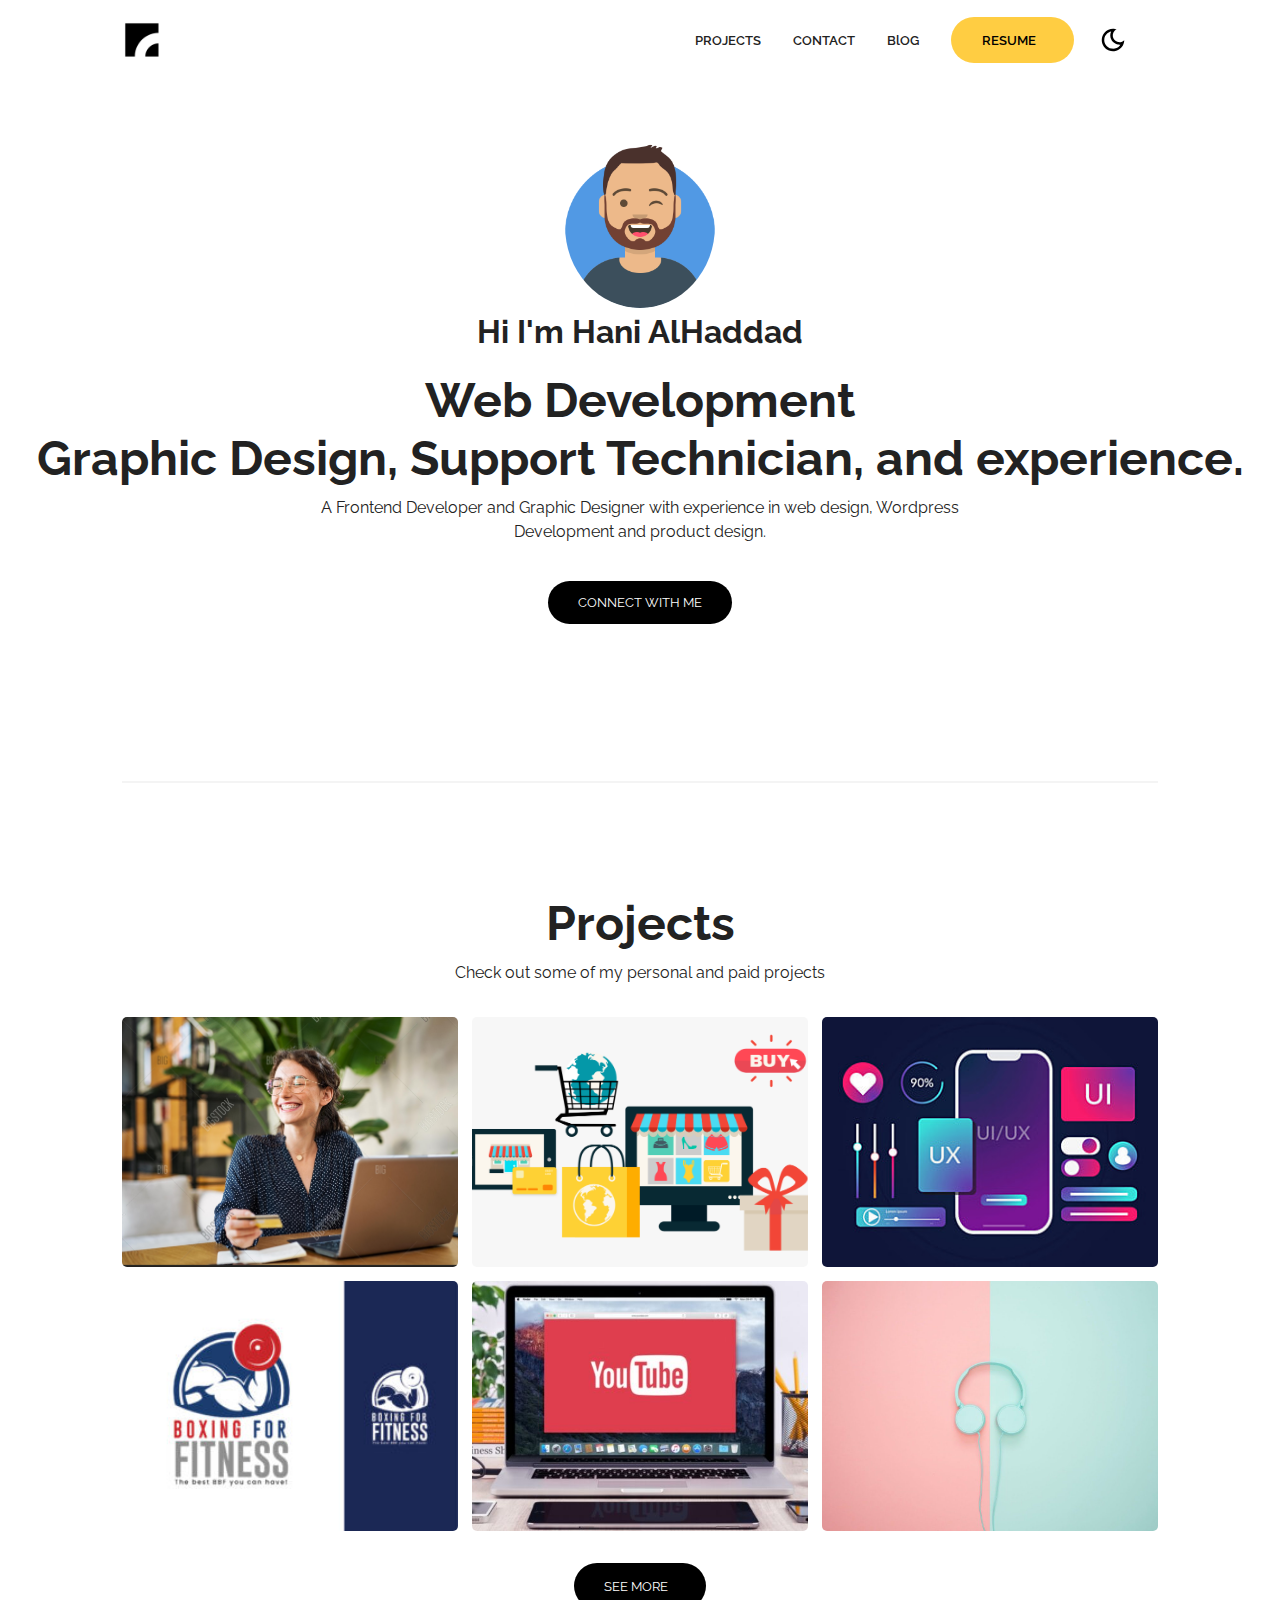
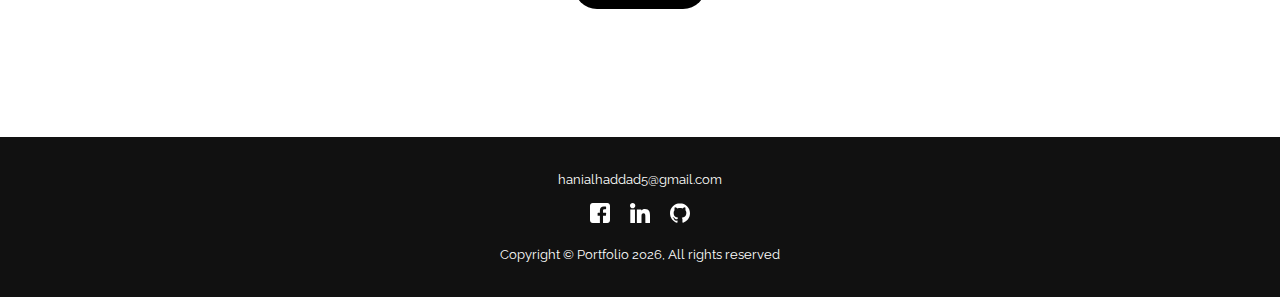
<file: portfolio-html-main/src/index.html>
<!DOCTYPE html>
<html lang="en">
  <head>
    <meta charset="UTF-8" />
    <meta http-equiv="X-UA-Compatible" content="IE=edge" />
    <meta name="viewport" content="width=device-width, initial-scale=1.0" />
    <!-- Primary Meta Tags -->
    <title>Portfolio Template - Open source</title>
    <meta name="title" content="Portfolio Template - Open source" />
    <meta
      name="description"
      content="Build or customize your portfolio website using this super easy template. Free to use if you are a member of the community or a contributor to this project"
    />

    <!-- Open Graph / Facebook -->
    <meta property="og:type" content="website" />
    <meta
      property="og:url"
      content="https://github.com/CommunityPro/portfolio-html"
    />
    <meta property="og:title" content="Portfolio Template - Open source" />
    <meta
      property="og:description"
      content="Build or customize your portfolio website using this super easy template. Free to use if you are a member of the community or a contributor to this project"
    />
    <meta
      property="og:image"
      content="https://user-images.githubusercontent.com/62628408/150613011-b78a7f5a-0af1-4312-aab0-0022e7258693.png"
    />

    <!-- Twitter -->
    <meta property="twitter:card" content="summary_large_image" />
    <meta
      property="twitter:url"
      content="https://github.com/CommunityPro/portfolio-html"
    />
    <meta property="twitter:title" content="Portfolio Template - Open source" />
    <meta
      property="twitter:description"
      content="Build or customize your portfolio website using this super easy template. Free to use if you are a member of the community or a contributor to this project"
    />
    <meta
      property="twitter:image"
      content="https://user-images.githubusercontent.com/62628408/150613011-b78a7f5a-0af1-4312-aab0-0022e7258693.png"
    />

    <!-- Link -->
    <link
      rel="apple-touch-icon"
      sizes="180x180"
      href="assets/favicon/apple-touch-icon.png"
    />
    <link
      rel="icon"
      type="image/png"
      sizes="16x16"
      href="/assets/favicon/favicon-16x16.png"
    />
    <link
      rel="icon"
      type="image/png"
      sizes="32x32"
      href="assets/favicon/favicon-32x32.png"
    />
    <link
      rel="icon"
      type="image/png"
      sizes="192x192"
      href="assets/favicon/android-chrome-192x192.png"
    />
    <link
      rel="icon"
      type="image/png"
      sizes="512x512"
      href="assets/favicon/android-chrome-512x512.png"
    />
    <link rel="icon" type="image/x-icon" href="assets/favicon/favicon.ico" />
    <link rel="manifest" href="assets/favicon/site.webmanifest" />
    <link
      rel="stylesheet"
      href="https://use.fontawesome.com/releases/v5.15.4/css/all.css"
      integrity="sha384-DyZ88mC6Up2uqS4h/KRgHuoeGwBcD4Ng9SiP4dIRy0EXTlnuz47vAwmeGwVChigm"
      crossorigin="anonymous"
    />
    <link rel="stylesheet" href="css/style.css" />
    <link rel="stylesheet" href="css/utilities.css" />
  </head>
  <body>
    <header id="hero">
      <!-- Navbar -->
      <nav class="navbar">
        <div class="container">
          <!-- Logo -->
          <h1 id="logo">
            <a href="#"
              ><img src="./assets/logo.png" alt="Your Logo"
            /></a>
          </h1>
          <!-- Navbar links -->
          <ul class="nav-menu">
            <li><a class="nav-link" href="#projects">PROJECTS</a></li>
            <li><a class="nav-link" href="https://wa.me/qr/6SHOHV463MR7M1">CONTACT</a></li>
            <li><a class="nav-link" href="#">BlOG</a></li>
            <li>
              <a
                class="nav-link btn btn-primary"
                href="cv.html"
                >RESUME <i class="fas fa-arrow-right"></i
              ></a>
            </li>

            <!-- Toggle switch -->
            <div class="theme-switch">
              <input type="checkbox" id="switch" />
              <label class="toggle-icons" for="switch">
                <img class="moon" src="assets/moon.svg" />
                <img class="sun" src="assets/sun.svg" />
              </label>
            </div>
            <!-- Hamburger menu -->
          </ul>
          <div class="hamburger">
            <span class="bar"></span>
            <span class="bar"></span>
            <span class="bar"></span>
          </div>
        </div>
      </nav>

      <section class="header-container">
        <img
          class="profile-image"
          src="assets/Avatar-Profile-Vector.png"
          alt=""
        />
        <h1>Hi I'm Hani AlHaddad</h1>

        <div class="content-text">
          <h2>Web Development</h2>
          <h2>Graphic Design, Support Technician, and experience.</h2>

          <p>
            A Frontend Developer and Graphic Designer with experience in web
            design, Wordpress Development and product design.
          </p>
        </div>
        <a
          href="https://wa.me/qr/6SHOHV463MR7M1"
          class="btn btn-secondary"
          target="_blank"
          >Connect With Me</a
        >
      </section>
    </header>

    <!-- Projects -->
    <section id="projects" class="project-container container">
      <div class="division"></div>
      <div class="content-text">
        <h2>Projects</h2>
        <p>Check out some of my personal and paid projects</p>
      </div>

      <article class="project">
        <!-- Project 1 -->
        <div href="" class="card">
          <div class="project-info">
            <div class="project-bio">
              <h3>Educational-Website</h3>
              <p>React.js bootstrap</p>
            </div>

            <div class="project-link">
              
              <a href="https://agora-dmku.onrender.com/" target="_blank"><i class="fas fa-globe"></i></a>
            </div>
          </div>
        </div>

        <!-- Project 2 -->
        <div href="" class="card">
          <div class="project-info">
            <div class="project-bio">
              <h3>Ecommerce-Website</h3>
              <p>Wordpress</p>
            </div>

            <div class="project-link">
             
              <a href="https://www.saturn.de/" target="_blank"><i class="fas fa-globe"></i></a>
            </div>
          </div>
        </div>

        <!-- Porject 3 -->
        <div href="" class="card">
          <div class="project-info">
            <div class="project-bio">
              <h3>Ui/Ux</h3>
              <p>Design ui/ux like instgram website</p>
            </div>

            <div class="project-link">
              
              <a href="#" target="_blank"><i class="fas fa-globe"></i></a>
            </div>
          </div>
        </div>

        <!-- Project 4 -->
        <div href="" class="card">
          <div class="project-info">
            <div class="project-bio">
              <h3>Graphic Design</h3>
              <p>Logo Design</p>
            </div>

            <div class="project-link">
              
              <a href="#" target="_blank"><i class="fas fa-globe"></i></a>
            </div>
          </div>
        </div>

        <!-- Project 5 -->
        <div href="" class="card">
          <div class="project-info">
            <div class="project-bio">
              <h3>Graphic Design</h3>
              <p>YouTube Graphical Ads</p>
            </div>

            <div class="project-link">
              
              <a href="#" target="_blank"><i class="fas fa-globe"></i></a>
            </div>
          </div>
        </div>

        <!-- Project 6 -->
        <div href="" class="card">
          <div class="project-info">
            <div class="project-bio">
              <h3>Graphic Design</h3>
              <p>headphones</p>
            </div>

            <div class="project-link">
              
              <a href="#" target="_blank"><i class="fas fa-globe"></i></a>
            </div>
          </div>
        </div>
      </article>

      <a href="#" class="btn btn-secondary"
        target="_blank" >See More <i class="fas fa-arrow-right"></i
      ></a>
    </section>

    <footer id="footer">
      <div class="container">
        <a href="mailto:hanialhaddad5@gmail.com">hanialhaddad5@gmail.com</a>
        <!-- Social links -->
        <div class="social">
          <a href="https://www.facebook.com/profile.php?id=100013041610084" target="_blank"
            ><img src="./assets/facebook-icon.svg" alt="Facebook"
          /></a>
          
          <a href="https://www.linkedin.com/in/hani-alhaddad-22b526252/" target="_blank"
            ><img src="./assets/linkedin-icon.svg" alt="Linkedin"
          /></a>
          <a href="#" target="_blank"><img src="./assets/github-icon.svg" alt="GitHub" /></a>
         
        </div>
      
       
        <p>Copyright &copy; Portfolio <span id="datee"></span>, All rights reserved</p>
      </div>
    </footer>
    <script src="js/script.js"></script>
  </body>
</html>
</file>
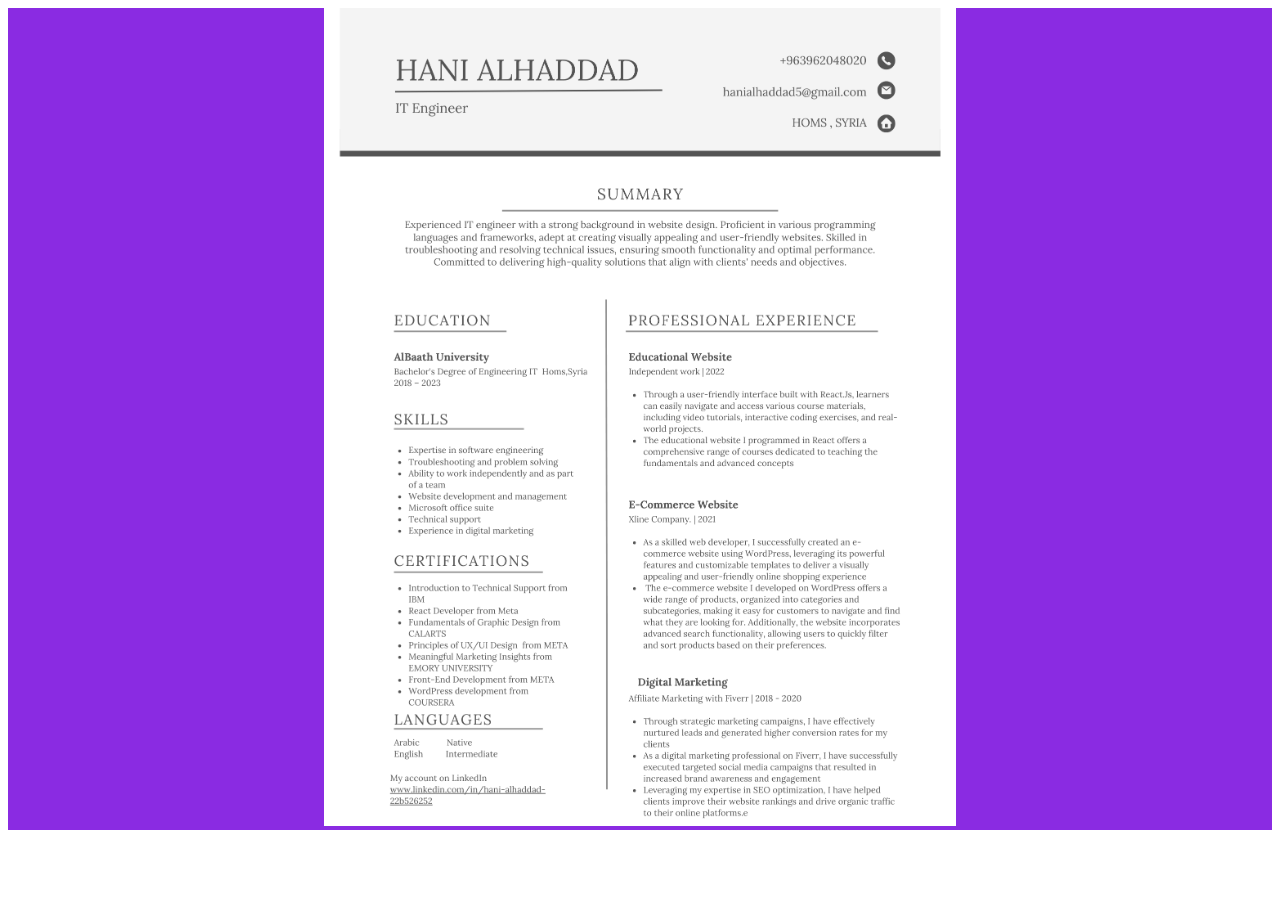
<file: portfolio-html-main/src/cv.html>
<!DOCTYPE html>
<head>
    <title>
        My CV
    </title>
</head>
<body>
   <div style="background-color:blueviolet;">
    <img width="50%" height="50%" style="margin-left: 25%;" src="assets/Gray and White Simple Clean Resume.png">
</div>
</body>
</html>
</file>
<file: portfolio-html-main/src/css/style.css>
/* This is the required project styling. Will contain essential CSS styles like:
   * Flex property
   * Grid layout
   * Cards and sections
*/

@import url(https://fonts.googleapis.com/css?family=Raleway:100,200,300,regular,500,600,700,800,900,100italic,200italic,300italic,italic,500italic,600italic,700italic,800italic,900italic);

/* variables */
:root {
  /* Colors */
  --primary-color: #ffcd42;
  --secondary-color: #ffd35c;
  --bg-primary: #ffffff;
  --text-color: #222222;
  --text-color-two: #ffffff;
  --bg-secondary: #000000;
  --card-background: #f4f4f4;
  --bg-secondary-two: #111111;

  --shadow: 0 10px 40px rgba(0, 0, 0, 0.2);

  /* Font Weight */
  --weight-small: 400;
  --weight-semibold: 600;
  --weight-bold: 800;

  /* Max width */
  --width-small: 600px;
  --width-medium: 1100px;
  --width-large: 1300px;
}

[data-theme="dark"] {
  --primary-color: #ffcd42;
  --secondary-color: #ffd35c;
  --bg-primary: #000000;
  --text-color: #ffffff;
  --text-color-two: #222222;
  --bg-secondary: #ffffff;
  --card-background: #111111;
  --bg-secondary-two: #f4f4f4;
  --shadow: 0 2px 10px rgba(95, 95, 95, 0.2);
}

html {
  font-size: 100%;
  scroll-behavior: smooth;
}

/* Reset default styling */
* {
  margin: 0;
  padding: 0;
  box-sizing: border-box;
}

ul {
  list-style: none;
}

a {
  text-decoration: none;
  color: var(--text-color);
}

/* Main styling */
body {
  background: var(--bg-primary);
  color: var(--text-color);
  font-family: "Raleway", sans-serif;
  line-height: 1.5;
}

/* Navbar */
.navbar {
  position: fixed;
  top: 0;
  left: 0;
  right: 0;
  z-index: 20;
  background: var(--bg-primary);
}

.navbar .container {
  display: flex;
  align-items: center;
  justify-content: space-between;
  z-index: 20;
  height: 80px;
  width: 100%;
}

.navbar .nav-menu {
  display: flex;
  align-items: center;
  background: var(--bg-primary);
}

.navbar .nav-link {
  margin: 0 1rem;
  font-size: 0.8rem;
  font-weight: var(--weight-semibold);
}

.navbar #logo img {
  display: block;
  width: 40px;
}

.navbar .btn {
  margin-right: 1.5rem;
}

.fas.fa-arrow-right {
  margin-left: 0.5rem;
  font-size: 0.9rem;
}

/* hamburger */
.hamburger {
  margin-bottom: 0.1rem;
  display: none;
}

.bar {
  display: block;
  width: 23px;
  height: 3px;
  margin: 4px auto;
  transition: all 0.3s ease-in-out;
  border-radius: 30px;
  background-color: var(--bg-secondary);
}

/* Hero section */
#hero {
  display: flex;
  flex-direction: column;
  height: 100%;
}

.profile-image {
  width: 150px;
  border-radius: 50%;
  animation: bounce 1s infinite alternate;
}

@keyframes bounce {
  from {
    transform: translateY(0px);
  }

  to {
    transform: translateY(-10px);
  }
}

.division {
  width: 100%;
  height: 2px;
  background-color: var(--card-background);
  margin: 5.5rem 0;
}
/* Projects */
#projects {
  display: flex;
  flex-direction: column;
  margin: 2rem auto 5rem;
}

#projects .btn {
  align-self: center;
  margin: 2rem 0;
}

.project {
  display: grid;
  grid-template-columns: repeat(3, 1fr);
  grid-auto-rows: minmax(250px, auto);
  grid-gap: 0.9rem;
}

.card .project-bio p {
  font-size: 0.83rem;
}

.card .project-bio h3 {
  font-size: 0.9rem;
}

.project-info {
  display: flex;
  justify-content: space-between;
  opacity: 0;
  position: relative;
  transition: 0.5s ease-in-out;
}

.project-bio {
  display: flex;
  flex-direction: column;
  justify-content: flex-end;
  position: relative;
  top: 160px;
  left: 10px;
}

/* Footer */
#footer {
  background: #111111;
}

#footer .container {
  display: flex;
  flex-direction: column;
  align-items: center;
  justify-content: center;
  color: #ffffff;
  min-height: 160px;
  text-align: center;
}

#footer a {
  font-size: 0.8rem;
  color: #fff;
}

#footer a:hover {
  opacity: 0.6;
}

#footer .social {
  margin: 0.9rem 0;
}

#footer .social img {
  width: 20px;
  height: 20px;
}

#footer .social a {
  margin: 0 0.5rem;
}

#footer p {
  font-size: 0.8rem;
}

/* Responsiveness */

@media (max-width: 1000px) {
  .project {
    display: grid;
    grid-template-columns: repeat(2, 1fr);
  }
}

@media (max-width: 768px) {
}

@media (max-width: 670px) {
  .navbar .nav-menu {
    position: fixed;
    right: -100vw;
    top: 4.5rem;
    flex-direction: column;
    width: calc(80% - 10px);
    transition: 0.3s;
    box-shadow: var(--shadow);
    padding: 2rem;
    border-radius: 5px;
    align-items: flex-start;
  }

  .navbar .btn {
    margin: 0;
    margin-top: 1rem;
  }

  .nav-menu.active {
    right: 20px;
  }

  .nav-menu .nav-link {
    font-size: 0.9rem;
    margin: 0 0.2rem;
  }

  .nav-menu li {
    margin-bottom: 0.5rem;
    width: 100%;
  }

  .nav-menu .btn {
    width: 100%;
    text-align: center;
    margin-top: 0.5rem;
  }

  .hamburger {
    display: block;
    cursor: pointer;
    padding: 0.2rem 0.4rem;
  }

  .hamburger.active {
    border: 1px dotted gray;
  }

  .hamburger.active .bar:nth-child(2) {
    opacity: 0;
  }

  .hamburger.active .bar:nth-child(1) {
    transform: translateY(6px) rotate(45deg);
  }

  .hamburger.active .bar:nth-child(3) {
    transform: translateY(-8px) rotate(-45deg);
  }
}

@media (max-width: 600px) {
  .project {
    display: grid;
    grid-template-columns: 1fr;
  }

  .header-container .btn {
    border-radius: 5px;
    width: 80%;
  }
}
</file>
<file: portfolio-html-main/src/css/utilities.css>
/* ?This is where reusable styling of this template will be. 
   !Will contain things like:
   * Button styling
   * Background color styling
   * padding and margin
*/

.container {
  max-width: var(--width-medium);
  margin: 0 auto;
  padding: 1rem 2rem;
}

h1::selection,
h2::selection {
  color: #111;
  background: var(--primary-color);
}

/* Buttons */
.btn {
  display: inline-block;
  padding: 0.75rem 1.9rem;
  border-radius: 30px;
  text-transform: uppercase;
  font-size: 0.82rem;
  transition: 0.3s;
}

.btn-primary {
  background: var(--primary-color);
  color: #000000;
}

.btn-secondary {
  margin: 5px 0;
  background-color: var(--bg-secondary);
  color: var(--bg-primary);
}

/* add hover to resume button */
.btn-primary:hover {
  background: var(--secondary-color);
}

/* Dark mode toggle */
#switch {
  display: none;
}

.toggle-icons {
  display: flex;
  justify-content: space-between;
  align-items: center;
  cursor: pointer;
}

.toggle-icons > img {
  transition: 0.6s cubic-bezier(0.23, 1, 0.32, 1);
  width: 30px;
}

.moon {
  transform: rotate(10deg);
}

#switch:checked + .toggle-icons .moon {
  transform: rotate(250deg);
}

#switch:checked + .toggle-icons .sun {
  transform: rotate(100deg);
}

/* Header Container */
.header-container {
  display: flex;
  flex-direction: column;
  align-items: center;
  justify-content: center;
  margin-top: 8rem;
  padding: 1rem;
}

.header-container > div {
  margin-top: 1rem;
}

.content-text {
  text-align: center;
  margin: 1.5rem 0;
}

.content-text h2 {
  font-size: 3rem;
  line-height: 1.2;
  transition: 0.2s ease-in-out;
}

.content-text p {
  padding: 0.5rem;
  margin: 0 auto;
  max-width: 700px;
}

/* Project cards */
.card {
  padding: 1rem;
  background: var(--card-background);
  color: #ffffff;
  border-radius: 5px;
  transition: 0.4s ease-in-out;
  cursor: pointer;
}

.card a {
  color: #ffffff;
  transition: 0.25s ease-in-out;
  font-size: 1.1rem;
  margin-right: 0.3rem;
}

.card a:hover {
  color: var(--primary-color);
}

.card:hover {
  box-shadow: inset 0 100px 1000px 10px rgba(0, 0, 0, 0.8);
}

.card:hover .project-info {
  opacity: 1;
}

/* Project Images */

/* project 1 */
.card:nth-child(1) {
  background: url(../assets/406712516\ \(2\).jpg) center center/cover;
}

/* Project 2 */
.card:nth-child(2) {
  background: url(../assets/ECOMM.png) center center/cover;
}

/* Project 3 */
.card:nth-child(3) {
  background: url(../assets/ui.jpg) center center/cover;
}

/* Project 4 */
.card:nth-child(4) {
  background: url(../assets/gra2.jpg) center center/cover;
}

/* Project 5 */
.card:nth-child(5) {
  background: url(../assets/gra3.jpg) center center/cover;
}

/* Project 6 */
.card:nth-child(6) {
  background: url(../assets/gra.jpeg) center center/cover;
}

/* Media Queries */
@media (max-width: 768px) {
  .header-container {
    margin-top: 7rem;
    text-align: center;
  }

  .content-text h2 {
    font-size: 2.5rem;
  }
}
</file>
